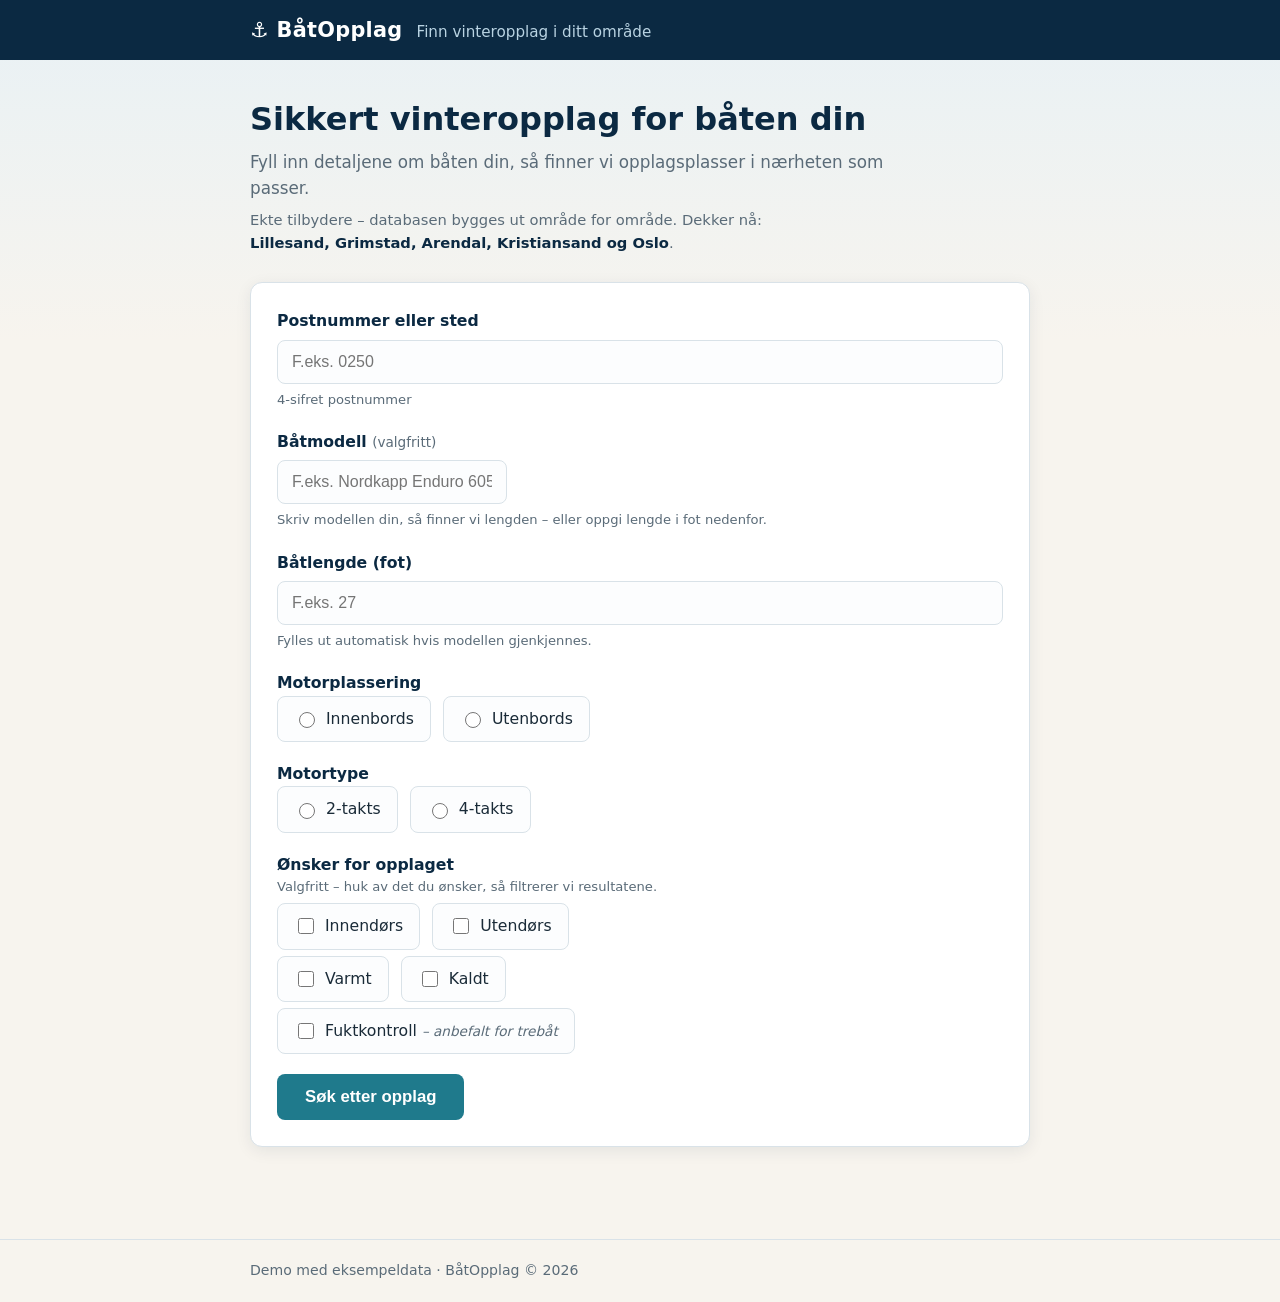
<file: index.html>
<!DOCTYPE html>
<html lang="no">
<head>
  <meta charset="UTF-8" />
  <meta name="viewport" content="width=device-width, initial-scale=1.0" />
  <title>BåtOpplag – Finn vinteropplag i ditt område</title>
  <link rel="stylesheet" href="styles.css" />
</head>
<body>
  <header class="topbar">
    <div class="wrap">
      <span class="logo">⚓ BåtOpplag</span>
      <span class="tagline">Finn vinteropplag i ditt område</span>
    </div>
  </header>

  <main class="wrap">
    <section class="hero">
      <h1>Sikkert vinteropplag for båten din</h1>
      <p>Fyll inn detaljene om båten din, så finner vi opplagsplasser i nærheten som passer.</p>
      <p class="coverage">Ekte tilbydere – databasen bygges ut område for område. Dekker nå: <strong>Lillesand, Grimstad, Arendal, Kristiansand og Oslo</strong>.</p>
    </section>

    <section class="card form-card">
      <form id="searchForm" novalidate>
        <div class="field">
          <label for="postnummer">Postnummer eller sted</label>
          <input
            type="text"
            id="postnummer"
            name="postnummer"
            inputmode="numeric"
            placeholder="F.eks. 0250"
            autocomplete="postal-code"
          />
          <small class="hint">4-sifret postnummer</small>
          <p class="error" id="err-postnummer" hidden></p>
        </div>

        <div class="field">
          <label for="modell">Båtmodell <span class="valgfri">(valgfritt)</span></label>
          <div class="combo">
            <input
              type="text"
              id="modell"
              name="modell"
              placeholder="F.eks. Nordkapp Enduro 605"
              autocomplete="off"
              role="combobox"
              aria-expanded="false"
              aria-autocomplete="list"
              aria-controls="modell-dropdown"
            />
            <ul id="modell-dropdown" class="modell-dropdown" role="listbox" hidden></ul>
          </div>
          <small class="hint">Skriv modellen din, så finner vi lengden – eller oppgi lengde i fot nedenfor.</small>
          <p class="modell-funn" id="modell-funn" hidden></p>
          <p class="error" id="err-modell" hidden></p>
        </div>

        <div class="field">
          <label for="lengde">Båtlengde (fot)</label>
          <input
            type="number"
            id="lengde"
            name="lengde"
            min="1"
            max="120"
            step="1"
            placeholder="F.eks. 27"
          />
          <small class="hint">Fylles ut automatisk hvis modellen gjenkjennes.</small>
          <p class="error" id="err-lengde" hidden></p>
        </div>

        <fieldset class="field">
          <legend>Motorplassering</legend>
          <div class="options">
            <label class="radio">
              <input type="radio" name="motorplassering" value="innenbords" />
              <span>Innenbords</span>
            </label>
            <label class="radio">
              <input type="radio" name="motorplassering" value="utenbords" />
              <span>Utenbords</span>
            </label>
          </div>
          <p class="error" id="err-motorplassering" hidden></p>
        </fieldset>

        <fieldset class="field">
          <legend>Motortype</legend>
          <div class="options">
            <label class="radio">
              <input type="radio" name="takt" value="2" />
              <span>2-takts</span>
            </label>
            <label class="radio">
              <input type="radio" name="takt" value="4" />
              <span>4-takts</span>
            </label>
          </div>
          <p class="error" id="err-takt" hidden></p>
        </fieldset>

        <fieldset class="field">
          <legend>Ønsker for opplaget</legend>
          <small class="hint">Valgfritt – huk av det du ønsker, så filtrerer vi resultatene.</small>
          <div class="options">
            <label class="check">
              <input type="checkbox" name="plassering" value="innendors" />
              <span>Innendørs</span>
            </label>
            <label class="check">
              <input type="checkbox" name="plassering" value="utendors" />
              <span>Utendørs</span>
            </label>
          </div>
          <div class="options">
            <label class="check">
              <input type="checkbox" name="temperatur" value="varmt" />
              <span>Varmt</span>
            </label>
            <label class="check">
              <input type="checkbox" name="temperatur" value="kaldt" />
              <span>Kaldt</span>
            </label>
          </div>
          <div class="options">
            <label class="check">
              <input type="checkbox" name="fuktkontroll" value="ja" />
              <span>Fuktkontroll <em class="note">– anbefalt for trebåt</em></span>
            </label>
          </div>
        </fieldset>

        <button type="submit" class="btn-primary">Søk etter opplag</button>
      </form>
    </section>

    <section id="results" class="results" aria-live="polite"></section>
  </main>

  <footer class="footer">
    <div class="wrap">
      <p>Demo med eksempeldata · BåtOpplag © 2026</p>
    </div>
  </footer>

  <script src="data.js"></script>
  <script src="models.js"></script>
  <script src="app.js"></script>
</body>
</html>
</file>
<file: styles.css>
:root {
  --navy: #0b2942;
  --navy-2: #123a5c;
  --teal: #1f7a8c;
  --teal-dark: #17606f;
  --sky: #e8f1f5;
  --sand: #f7f4ee;
  --ink: #1a2b38;
  --muted: #5a6b78;
  --line: #d9e2e8;
  --white: #ffffff;
  --ok: #1f8a54;
  --warn: #b26a00;
  --danger: #b23a3a;
  --radius: 12px;
  --shadow: 0 4px 16px rgba(11, 41, 66, 0.08);
  --shadow-lg: 0 10px 30px rgba(11, 41, 66, 0.14);
}

* { box-sizing: border-box; }

body {
  margin: 0;
  font-family: system-ui, -apple-system, "Segoe UI", Roboto, Helvetica, Arial, sans-serif;
  color: var(--ink);
  background:
    linear-gradient(180deg, var(--sky) 0%, var(--sand) 340px, var(--sand) 100%);
  min-height: 100vh;
  line-height: 1.55;
}

.wrap {
  width: 100%;
  max-width: 820px;
  margin: 0 auto;
  padding: 0 20px;
}

/* Topbar */
.topbar {
  background: var(--navy);
  color: var(--white);
  padding: 14px 0;
}
.topbar .wrap {
  display: flex;
  align-items: baseline;
  gap: 14px;
  flex-wrap: wrap;
}
.logo { font-size: 1.3rem; font-weight: 700; letter-spacing: 0.3px; }
.tagline { color: #b9d3e2; font-size: 0.95rem; }

/* Hero */
.hero { padding: 40px 0 20px; }
.hero h1 {
  margin: 0 0 10px;
  font-size: 2rem;
  color: var(--navy);
  line-height: 1.2;
}
.hero p { margin: 0 0 8px; color: var(--muted); font-size: 1.05rem; max-width: 60ch; }
.hero .coverage { font-size: 0.92rem; }
.hero .coverage strong { color: var(--navy); }

/* Cards */
.card {
  background: var(--white);
  border: 1px solid var(--line);
  border-radius: var(--radius);
  box-shadow: var(--shadow);
}
.form-card { padding: 26px; }

/* Form */
form { display: grid; gap: 20px; }
.field { display: grid; gap: 6px; border: 0; padding: 0; margin: 0; }
label, legend { font-weight: 600; color: var(--navy); font-size: 0.98rem; padding: 0; }
.hint { color: var(--muted); font-size: 0.82rem; }

input[type="text"],
input[type="number"] {
  padding: 12px 14px;
  border: 1px solid var(--line);
  border-radius: 8px;
  font-size: 1rem;
  background: #fcfdfe;
  transition: border-color 0.15s, box-shadow 0.15s;
}
input[type="text"]:focus,
input[type="number"]:focus {
  outline: none;
  border-color: var(--teal);
  box-shadow: 0 0 0 3px rgba(31, 122, 140, 0.15);
}
input.invalid { border-color: var(--danger); background: #fdf5f5; }

.options { display: flex; gap: 12px; flex-wrap: wrap; }
.radio {
  display: flex;
  align-items: center;
  gap: 8px;
  padding: 10px 16px;
  border: 1px solid var(--line);
  border-radius: 8px;
  cursor: pointer;
  font-weight: 500;
  color: var(--ink);
  background: #fcfdfe;
  transition: border-color 0.15s, background 0.15s;
  user-select: none;
}
.radio:hover { border-color: var(--teal); }
.radio input { accent-color: var(--teal); width: 16px; height: 16px; }
.radio:has(input:checked) {
  border-color: var(--teal);
  background: rgba(31, 122, 140, 0.08);
}

.check {
  display: flex;
  align-items: center;
  gap: 8px;
  padding: 10px 16px;
  border: 1px solid var(--line);
  border-radius: 8px;
  cursor: pointer;
  font-weight: 500;
  color: var(--ink);
  background: #fcfdfe;
  transition: border-color 0.15s, background 0.15s;
  user-select: none;
}
.check:hover { border-color: var(--teal); }
.check input { accent-color: var(--teal); width: 16px; height: 16px; }
.check:has(input:checked) {
  border-color: var(--teal);
  background: rgba(31, 122, 140, 0.08);
}
.check .note { color: var(--muted); font-style: italic; font-weight: 400; font-size: 0.85rem; }

.error { color: var(--danger); font-size: 0.85rem; margin: 2px 0 0; }

.valgfri { font-weight: 400; color: var(--muted); font-size: 0.85rem; }

.modell-funn {
  margin: 2px 0 0;
  font-size: 0.9rem;
  color: var(--teal-dark);
  background: #eef6f8;
  border: 1px solid #cfe3e8;
  border-radius: 8px;
  padding: 8px 12px;
}
.modell-funn strong { color: var(--navy); }
.modell-funn a { color: var(--teal); text-decoration: none; font-weight: 600; }
.modell-funn a:hover { text-decoration: underline; }

/* Egen autocomplete-dropdown for båtmodell */
.combo { position: relative; }
.modell-dropdown {
  position: absolute;
  z-index: 20;
  top: calc(100% + 4px);
  left: 0;
  right: 0;
  margin: 0;
  padding: 4px;
  list-style: none;
  background: var(--white);
  border: 1px solid var(--line);
  border-radius: 8px;
  box-shadow: var(--shadow-lg);
  max-height: 280px;
  overflow-y: auto;
}
.modell-dropdown li {
  display: flex;
  justify-content: space-between;
  align-items: baseline;
  gap: 12px;
  padding: 9px 12px;
  border-radius: 6px;
  cursor: pointer;
}
.modell-dropdown li .navn { color: var(--navy); font-weight: 600; }
.modell-dropdown li .fot { color: var(--muted); font-size: 0.85rem; white-space: nowrap; }
.modell-dropdown li.active,
.modell-dropdown li:hover { background: rgba(31, 122, 140, 0.1); }
.modell-dropdown .tom { color: var(--muted); font-style: italic; cursor: default; }
.modell-dropdown .tom:hover { background: none; }

.btn-primary {
  justify-self: start;
  background: var(--teal);
  color: var(--white);
  border: 0;
  padding: 13px 28px;
  border-radius: 8px;
  font-size: 1.05rem;
  font-weight: 600;
  cursor: pointer;
  transition: background 0.15s, transform 0.05s;
}
.btn-primary:hover { background: var(--teal-dark); }
.btn-primary:active { transform: translateY(1px); }

/* Results */
.results { margin: 32px 0 60px; display: grid; gap: 16px; }

.results-head { margin: 8px 0 0; }
.results-head h2 { margin: 0 0 4px; color: var(--navy); font-size: 1.4rem; }
.results-head p { margin: 0; color: var(--muted); }

/* Recommended services banner */
.reco {
  background: #fff7ea;
  border: 1px solid #f0d9ac;
  border-radius: var(--radius);
  padding: 16px 18px;
}
.reco h3 { margin: 0 0 8px; color: var(--warn); font-size: 1.05rem; }
.reco ul { margin: 0; padding-left: 18px; }
.reco li { margin: 2px 0; }

/* Site cards */
.site {
  background: var(--white);
  border: 1px solid var(--line);
  border-radius: var(--radius);
  box-shadow: var(--shadow);
  padding: 20px 22px;
  transition: box-shadow 0.15s, transform 0.15s;
}
.site:hover { box-shadow: var(--shadow-lg); transform: translateY(-2px); }
.site-top {
  display: flex;
  justify-content: space-between;
  align-items: flex-start;
  gap: 12px;
  flex-wrap: wrap;
}
.site h3 { margin: 0; color: var(--navy); font-size: 1.2rem; }
.site .place { color: var(--muted); font-size: 0.92rem; margin: 2px 0 0; }

.badges { display: flex; gap: 6px; flex-wrap: wrap; justify-content: flex-end; }
.badge {
  display: inline-block;
  padding: 4px 10px;
  border-radius: 999px;
  font-size: 0.8rem;
  font-weight: 600;
  white-space: nowrap;
}
.badge.innendors { background: #e3eefc; color: #1a4b8c; }
.badge.utendors { background: #eef1f3; color: var(--muted); }
.badge.temp-varmt { background: #fdeede; color: #b26a00; }
.badge.temp-kaldt { background: #e6f0f5; color: #2a6b86; }
.badge.fukt { background: #e6f4ec; color: var(--ok); }

.price {
  margin: 14px 0 12px;
  display: flex;
  align-items: baseline;
  gap: 8px;
}
.price .amount { font-size: 1.6rem; font-weight: 700; color: var(--navy); }
.price .per { color: var(--muted); font-size: 0.9rem; }

.meta { display: flex; gap: 18px; flex-wrap: wrap; color: var(--muted); font-size: 0.9rem; margin-bottom: 12px; }
.meta strong { color: var(--ink); }

.price .kontakt { color: var(--muted); font-style: italic; font-size: 0.98rem; }

.price.veiledende {
  display: block;
  background: #f2f7f9;
  border: 1px dashed #b8ccd4;
  border-radius: 8px;
  padding: 10px 14px;
}
.price.veiledende .label {
  display: inline-block;
  font-size: 0.72rem;
  font-weight: 700;
  letter-spacing: 0.5px;
  text-transform: uppercase;
  color: var(--teal-dark);
  margin-bottom: 2px;
}
.price.veiledende .amount { font-size: 1.4rem; color: var(--teal-dark); }
.price.veiledende .per { display: block; }
.price.veiledende .disclaimer {
  display: block;
  margin-top: 6px;
  font-size: 0.8rem;
  color: var(--muted);
  font-style: italic;
}

.ukjent { color: var(--muted); font-weight: 400; font-style: italic; }

.kontakt-rad {
  margin-top: 14px;
  padding-top: 12px;
  border-top: 1px solid var(--line);
  display: flex;
  flex-direction: column;
  gap: 4px;
  font-size: 0.9rem;
  color: var(--muted);
}
.kontakt-rad .lenker { display: flex; gap: 16px; }
.kontakt-rad a { color: var(--teal); text-decoration: none; font-weight: 600; }
.kontakt-rad a:hover { text-decoration: underline; }
.kontakt-rad a.kilde { color: var(--muted); font-weight: 500; }

.note-ukjent {
  background: #fff7ea;
  border: 1px solid #f0d9ac;
  color: #7a5a1e;
  border-radius: 8px;
  padding: 10px 14px;
  margin: 0;
  font-size: 0.9rem;
}
.note-mva { color: var(--muted); font-size: 0.85rem; margin: 4px 0 0; }

.merknad {
  margin: 0 0 12px;
  font-size: 0.85rem;
  color: #7a5a1e;
  background: #fff7ea;
  border-radius: 6px;
  padding: 6px 10px;
}

.chips { display: flex; gap: 8px; flex-wrap: wrap; }
.chip {
  font-size: 0.82rem;
  padding: 5px 10px;
  border-radius: 999px;
  background: var(--sand);
  border: 1px solid var(--line);
  color: var(--muted);
}
.chip.match {
  background: rgba(31, 138, 84, 0.1);
  border-color: rgba(31, 138, 84, 0.35);
  color: var(--ok);
  font-weight: 600;
}
.chip.match::before { content: "✓ "; }

/* Empty / info states */
.empty {
  background: var(--white);
  border: 1px dashed var(--line);
  border-radius: var(--radius);
  padding: 30px;
  text-align: center;
  color: var(--muted);
}
.empty strong { color: var(--ink); display: block; margin-bottom: 6px; font-size: 1.05rem; }

/* Footer */
.footer {
  border-top: 1px solid var(--line);
  padding: 20px 0;
  color: var(--muted);
  font-size: 0.88rem;
}
.footer p { margin: 0; }

@media (max-width: 560px) {
  .hero h1 { font-size: 1.6rem; }
  .form-card { padding: 20px; }
  .price .amount { font-size: 1.4rem; }
}
</file>
